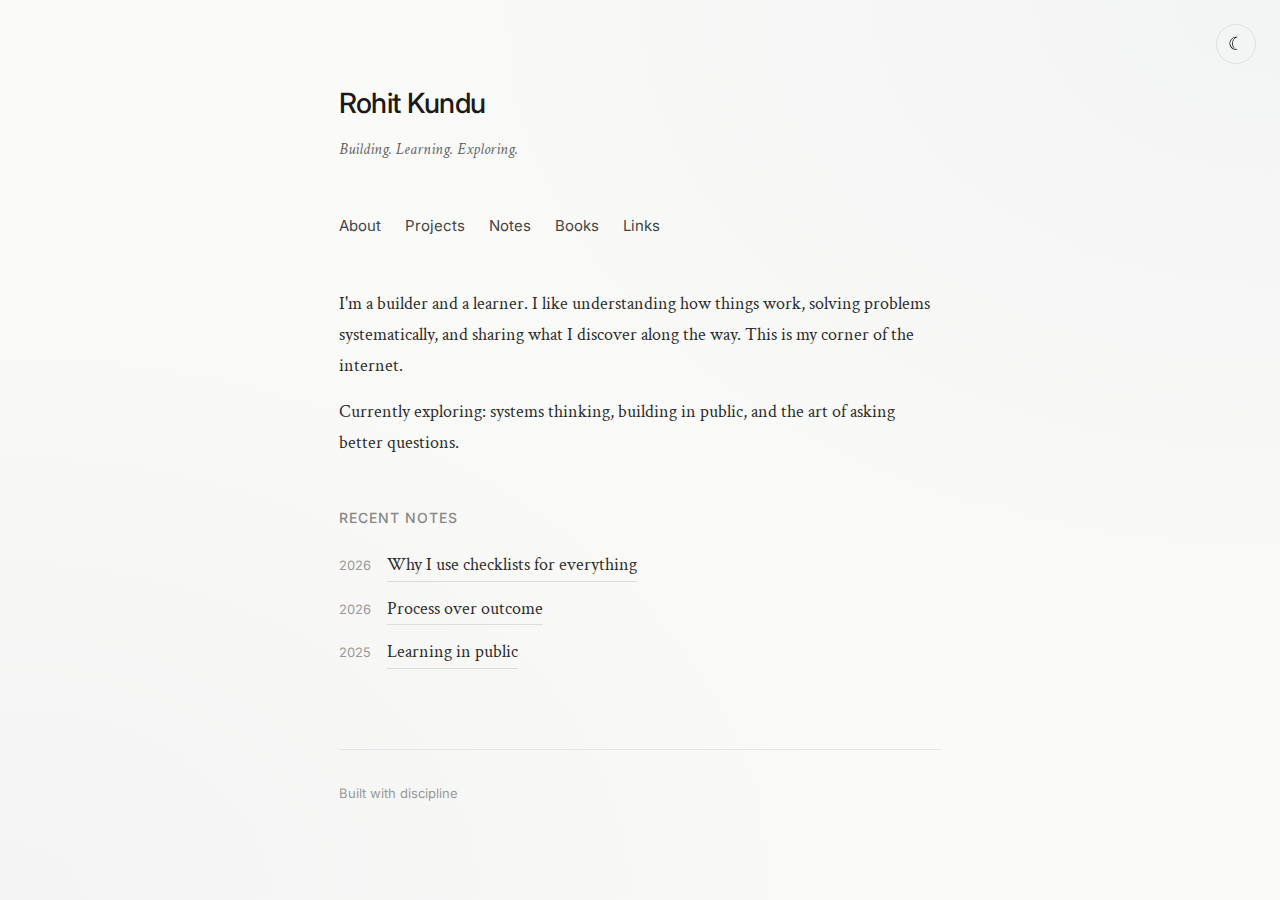
<file: index.html>
<!DOCTYPE html>
<html lang="en" data-theme="light">
<head>
    <meta charset="UTF-8">
    <meta name="viewport" content="width=device-width, initial-scale=1.0">
    <title>Rohit Kundu</title>
    <link rel="stylesheet" href="style.css">
    <link rel="preconnect" href="https://fonts.googleapis.com">
    <link rel="preconnect" href="https://fonts.gstatic.com" crossorigin>
    <link href="https://fonts.googleapis.com/css2?family=Crimson+Text:ital,wght@0,400;0,600;1,400&family=Inter:wght@400;500&display=swap" rel="stylesheet">
</head>
<body>
    <script>
        (function() {
            const theme = localStorage.getItem('theme') ||
                (window.matchMedia('(prefers-color-scheme: dark)').matches ? 'dark' : 'light');
            document.documentElement.setAttribute('data-theme', theme);
        })();
    </script>

    <button class="theme-toggle" onclick="toggleTheme()" aria-label="Toggle dark mode">
        <span class="icon-sun">&#9728;</span>
        <span class="icon-moon">&#9790;</span>
    </button>

    <div class="container">
        <header>
            <h1>Rohit Kundu</h1>
            <p class="tagline">Building. Learning. Exploring.</p>
        </header>

        <nav>
            <ul>
                <li><a href="about.html">About</a></li>
                <li><a href="projects.html">Projects</a></li>
                <li><a href="blog.html">Notes</a></li>
                <li><a href="books.html">Books</a></li>
                <li><a href="links.html">Links</a></li>
            </ul>
        </nav>

        <main>
            <section class="intro">
                <p>
                    I'm a builder and a learner. I like understanding how things work,
                    solving problems systematically, and sharing what I discover along
                    the way. This is my corner of the internet.
                </p>
                <p>
                    Currently exploring: systems thinking, building in public,
                    and the art of asking better questions.
                </p>
            </section>

            <section class="recent">
                <h2>Recent Notes</h2>
                <ul class="notes-list">
                    <li>
                        <span class="date">2026</span>
                        <a href="#">Why I use checklists for everything</a>
                    </li>
                    <li>
                        <span class="date">2026</span>
                        <a href="#">Process over outcome</a>
                    </li>
                    <li>
                        <span class="date">2025</span>
                        <a href="#">Learning in public</a>
                    </li>
                </ul>
            </section>
        </main>

        <footer>
            <p>Built with discipline</p>
        </footer>
    </div>

    <script>
        function toggleTheme() {
            const html = document.documentElement;
            const currentTheme = html.getAttribute('data-theme');
            const newTheme = currentTheme === 'dark' ? 'light' : 'dark';
            html.setAttribute('data-theme', newTheme);
            localStorage.setItem('theme', newTheme);
        }
    </script>
</body>
</html>
</file>
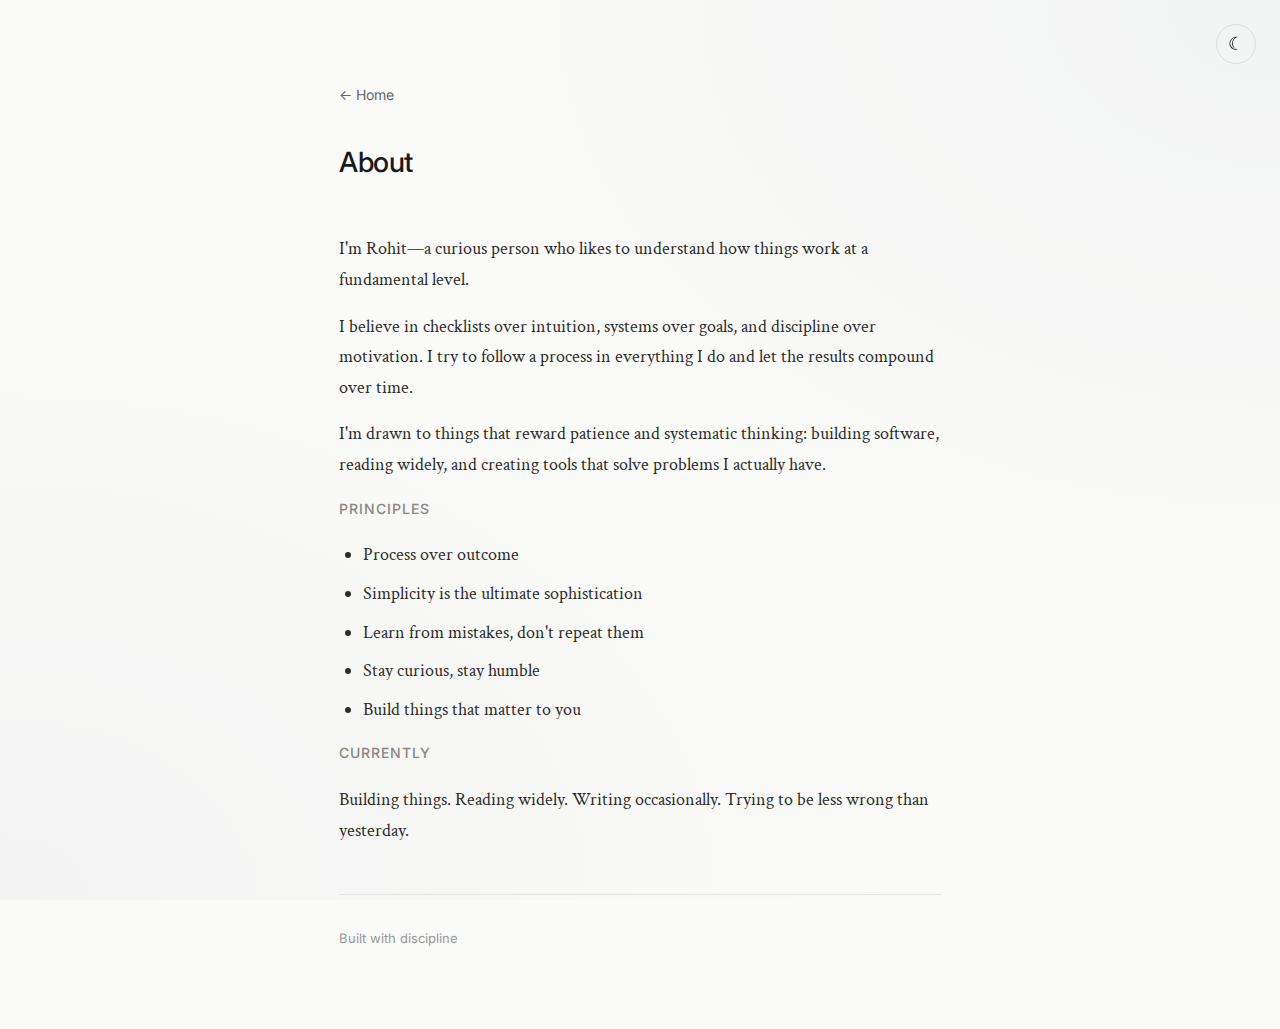
<file: about.html>
<!DOCTYPE html>
<html lang="en" data-theme="light">
<head>
    <meta charset="UTF-8">
    <meta name="viewport" content="width=device-width, initial-scale=1.0">
    <title>About - Rohit Kundu</title>
    <link rel="stylesheet" href="style.css">
    <link rel="preconnect" href="https://fonts.googleapis.com">
    <link rel="preconnect" href="https://fonts.gstatic.com" crossorigin>
    <link href="https://fonts.googleapis.com/css2?family=Crimson+Text:ital,wght@0,400;0,600;1,400&family=Inter:wght@400;500&display=swap" rel="stylesheet">
</head>
<body>
    <script>
        (function() {
            const theme = localStorage.getItem('theme') ||
                (window.matchMedia('(prefers-color-scheme: dark)').matches ? 'dark' : 'light');
            document.documentElement.setAttribute('data-theme', theme);
        })();
    </script>

    <button class="theme-toggle" onclick="toggleTheme()" aria-label="Toggle dark mode">
        <span class="icon-sun">&#9728;</span>
        <span class="icon-moon">&#9790;</span>
    </button>

    <div class="container">
        <a href="index.html" class="back-link">Home</a>

        <header>
            <h1>About</h1>
        </header>

        <main class="page-content">
            <p>
                I'm Rohit&mdash;a curious person who likes to understand how things
                work at a fundamental level.
            </p>

            <p>
                I believe in checklists over intuition, systems over goals, and
                discipline over motivation. I try to follow a process in everything
                I do and let the results compound over time.
            </p>

            <p>
                I'm drawn to things that reward patience and systematic thinking:
                building software, reading widely, and creating tools that solve
                problems I actually have.
            </p>

            <h2>Principles</h2>
            <ul>
                <li>Process over outcome</li>
                <li>Simplicity is the ultimate sophistication</li>
                <li>Learn from mistakes, don't repeat them</li>
                <li>Stay curious, stay humble</li>
                <li>Build things that matter to you</li>
            </ul>

            <h2>Currently</h2>
            <p>
                Building things. Reading widely. Writing occasionally.
                Trying to be less wrong than yesterday.
            </p>
        </main>

        <footer>
            <p>Built with discipline</p>
        </footer>
    </div>

    <script>
        function toggleTheme() {
            const html = document.documentElement;
            const currentTheme = html.getAttribute('data-theme');
            const newTheme = currentTheme === 'dark' ? 'light' : 'dark';
            html.setAttribute('data-theme', newTheme);
            localStorage.setItem('theme', newTheme);
        }
    </script>
</body>
</html>
</file>
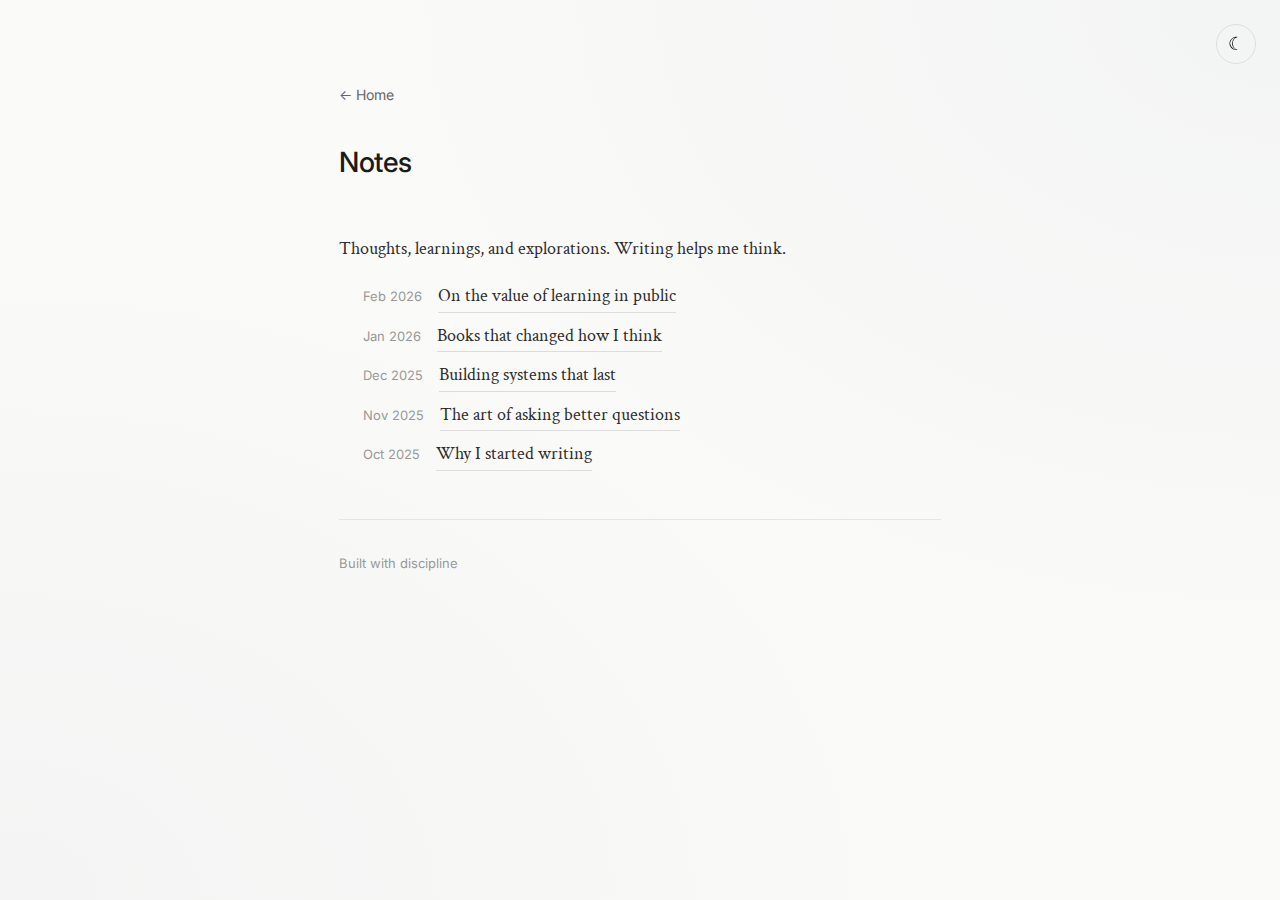
<file: blog.html>
<!DOCTYPE html>
<html lang="en" data-theme="light">
<head>
    <meta charset="UTF-8">
    <meta name="viewport" content="width=device-width, initial-scale=1.0">
    <title>Notes - Rohit Kundu</title>
    <link rel="stylesheet" href="style.css">
    <link rel="preconnect" href="https://fonts.googleapis.com">
    <link rel="preconnect" href="https://fonts.gstatic.com" crossorigin>
    <link href="https://fonts.googleapis.com/css2?family=Crimson+Text:ital,wght@0,400;0,600;1,400&family=Inter:wght@400;500&display=swap" rel="stylesheet">
</head>
<body>
    <script>
        (function() {
            const theme = localStorage.getItem('theme') ||
                (window.matchMedia('(prefers-color-scheme: dark)').matches ? 'dark' : 'light');
            document.documentElement.setAttribute('data-theme', theme);
        })();
    </script>

    <button class="theme-toggle" onclick="toggleTheme()" aria-label="Toggle dark mode">
        <span class="icon-sun">&#9728;</span>
        <span class="icon-moon">&#9790;</span>
    </button>

    <div class="container">
        <a href="index.html" class="back-link">Home</a>

        <header>
            <h1>Notes</h1>
        </header>

        <main class="page-content">
            <p>
                Thoughts, learnings, and explorations. Writing helps me think.
            </p>

            <ul class="notes-list">
                <li>
                    <span class="date">Feb 2026</span>
                    <a href="#">On the value of learning in public</a>
                </li>
                <li>
                    <span class="date">Jan 2026</span>
                    <a href="#">Books that changed how I think</a>
                </li>
                <li>
                    <span class="date">Dec 2025</span>
                    <a href="#">Building systems that last</a>
                </li>
                <li>
                    <span class="date">Nov 2025</span>
                    <a href="#">The art of asking better questions</a>
                </li>
                <li>
                    <span class="date">Oct 2025</span>
                    <a href="#">Why I started writing</a>
                </li>
            </ul>
        </main>

        <footer>
            <p>Built with discipline</p>
        </footer>
    </div>

    <script>
        function toggleTheme() {
            const html = document.documentElement;
            const currentTheme = html.getAttribute('data-theme');
            const newTheme = currentTheme === 'dark' ? 'light' : 'dark';
            html.setAttribute('data-theme', newTheme);
            localStorage.setItem('theme', newTheme);
        }
    </script>
</body>
</html>
</file>
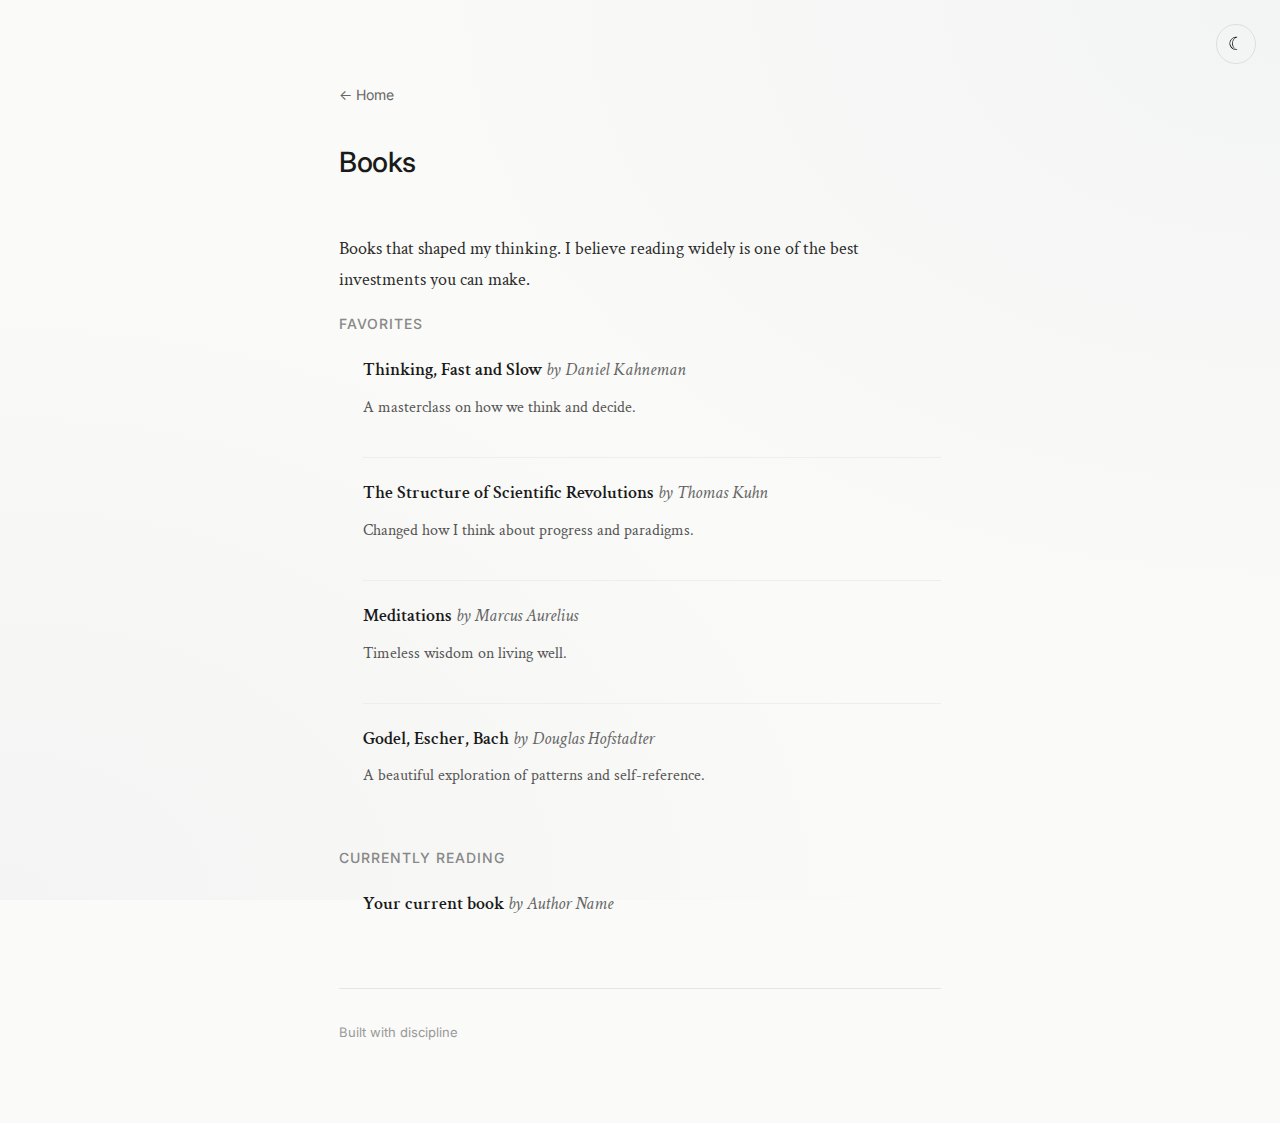
<file: books.html>
<!DOCTYPE html>
<html lang="en" data-theme="light">
<head>
    <meta charset="UTF-8">
    <meta name="viewport" content="width=device-width, initial-scale=1.0">
    <title>Books - Rohit Kundu</title>
    <link rel="stylesheet" href="style.css">
    <link rel="preconnect" href="https://fonts.googleapis.com">
    <link rel="preconnect" href="https://fonts.gstatic.com" crossorigin>
    <link href="https://fonts.googleapis.com/css2?family=Crimson+Text:ital,wght@0,400;0,600;1,400&family=Inter:wght@400;500&display=swap" rel="stylesheet">
</head>
<body>
    <script>
        (function() {
            const theme = localStorage.getItem('theme') ||
                (window.matchMedia('(prefers-color-scheme: dark)').matches ? 'dark' : 'light');
            document.documentElement.setAttribute('data-theme', theme);
        })();
    </script>

    <button class="theme-toggle" onclick="toggleTheme()" aria-label="Toggle dark mode">
        <span class="icon-sun">&#9728;</span>
        <span class="icon-moon">&#9790;</span>
    </button>

    <div class="container">
        <a href="index.html" class="back-link">Home</a>

        <header>
            <h1>Books</h1>
        </header>

        <main class="page-content">
            <p>
                Books that shaped my thinking. I believe reading widely is one of the
                best investments you can make.
            </p>

            <h2>Favorites</h2>
            <ul class="book-list">
                <li>
                    <span class="book-title">Thinking, Fast and Slow</span>
                    <span class="book-author">by Daniel Kahneman</span>
                    <p class="book-note">A masterclass on how we think and decide.</p>
                </li>
                <li>
                    <span class="book-title">The Structure of Scientific Revolutions</span>
                    <span class="book-author">by Thomas Kuhn</span>
                    <p class="book-note">Changed how I think about progress and paradigms.</p>
                </li>
                <li>
                    <span class="book-title">Meditations</span>
                    <span class="book-author">by Marcus Aurelius</span>
                    <p class="book-note">Timeless wisdom on living well.</p>
                </li>
                <li>
                    <span class="book-title">Godel, Escher, Bach</span>
                    <span class="book-author">by Douglas Hofstadter</span>
                    <p class="book-note">A beautiful exploration of patterns and self-reference.</p>
                </li>
            </ul>

            <h2>Currently Reading</h2>
            <ul class="book-list">
                <li>
                    <span class="book-title">Your current book</span>
                    <span class="book-author">by Author Name</span>
                </li>
            </ul>
        </main>

        <footer>
            <p>Built with discipline</p>
        </footer>
    </div>

    <script>
        function toggleTheme() {
            const html = document.documentElement;
            const currentTheme = html.getAttribute('data-theme');
            const newTheme = currentTheme === 'dark' ? 'light' : 'dark';
            html.setAttribute('data-theme', newTheme);
            localStorage.setItem('theme', newTheme);
        }
    </script>
</body>
</html>
</file>
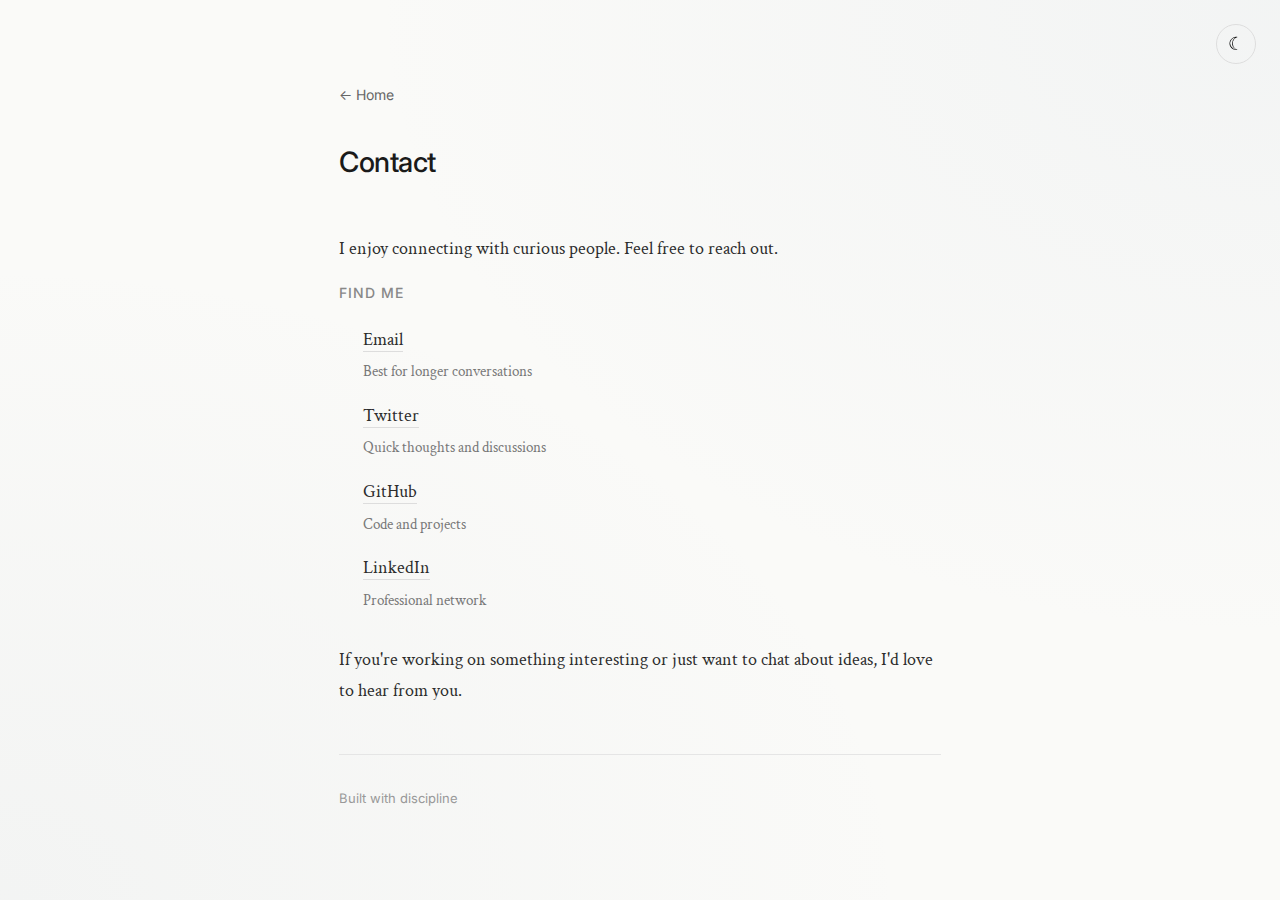
<file: contact.html>
<!DOCTYPE html>
<html lang="en" data-theme="light">
<head>
    <meta charset="UTF-8">
    <meta name="viewport" content="width=device-width, initial-scale=1.0">
    <title>Contact - Rohit Kundu</title>
    <link rel="stylesheet" href="style.css">
    <link rel="preconnect" href="https://fonts.googleapis.com">
    <link rel="preconnect" href="https://fonts.gstatic.com" crossorigin>
    <link href="https://fonts.googleapis.com/css2?family=Crimson+Text:ital,wght@0,400;0,600;1,400&family=Inter:wght@400;500&display=swap" rel="stylesheet">
</head>
<body>
    <script>
        (function() {
            const theme = localStorage.getItem('theme') ||
                (window.matchMedia('(prefers-color-scheme: dark)').matches ? 'dark' : 'light');
            document.documentElement.setAttribute('data-theme', theme);
        })();
    </script>

    <button class="theme-toggle" onclick="toggleTheme()" aria-label="Toggle dark mode">
        <span class="icon-sun">&#9728;</span>
        <span class="icon-moon">&#9790;</span>
    </button>

    <div class="container">
        <a href="index.html" class="back-link">Home</a>

        <header>
            <h1>Contact</h1>
        </header>

        <main class="page-content">
            <p>
                I enjoy connecting with curious people. Feel free to reach out.
            </p>

            <h2>Find Me</h2>
            <ul class="links-list">
                <li>
                    <a href="mailto:your@email.com">Email</a>
                    <span class="link-desc">Best for longer conversations</span>
                </li>
                <li>
                    <a href="https://twitter.com/yourusername">Twitter</a>
                    <span class="link-desc">Quick thoughts and discussions</span>
                </li>
                <li>
                    <a href="https://github.com/yourusername">GitHub</a>
                    <span class="link-desc">Code and projects</span>
                </li>
                <li>
                    <a href="https://linkedin.com/in/yourusername">LinkedIn</a>
                    <span class="link-desc">Professional network</span>
                </li>
            </ul>

            <p style="margin-top: 32px;">
                If you're working on something interesting or just want to chat about
                ideas, I'd love to hear from you.
            </p>
        </main>

        <footer>
            <p>Built with discipline</p>
        </footer>
    </div>

    <script>
        function toggleTheme() {
            const html = document.documentElement;
            const currentTheme = html.getAttribute('data-theme');
            const newTheme = currentTheme === 'dark' ? 'light' : 'dark';
            html.setAttribute('data-theme', newTheme);
            localStorage.setItem('theme', newTheme);
        }
    </script>
</body>
</html>
</file>
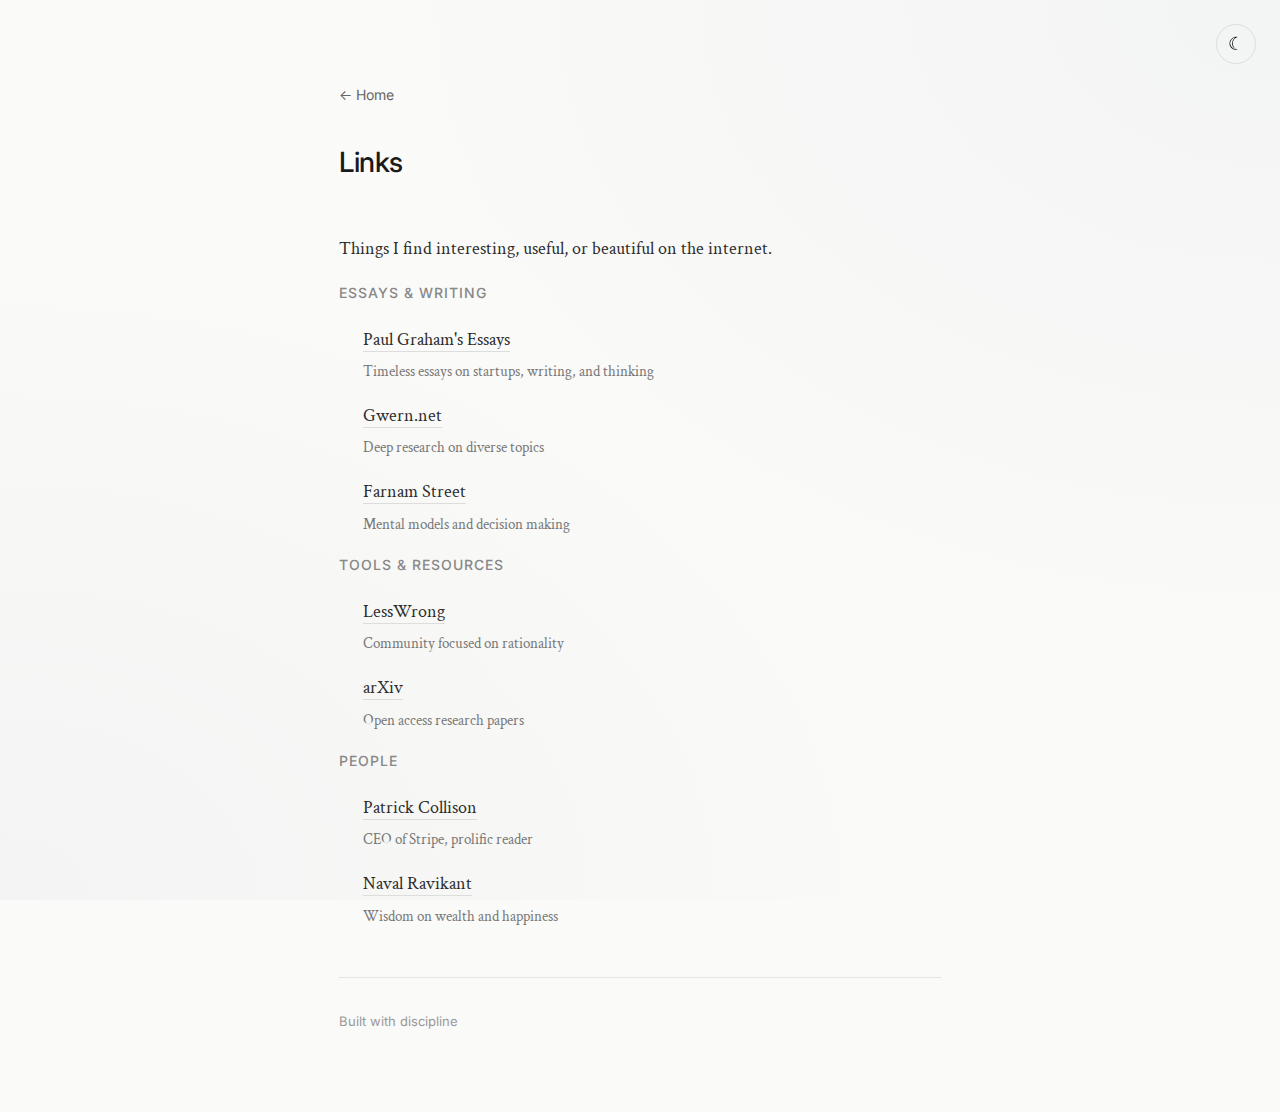
<file: links.html>
<!DOCTYPE html>
<html lang="en" data-theme="light">
<head>
    <meta charset="UTF-8">
    <meta name="viewport" content="width=device-width, initial-scale=1.0">
    <title>Links - Rohit Kundu</title>
    <link rel="stylesheet" href="style.css">
    <link rel="preconnect" href="https://fonts.googleapis.com">
    <link rel="preconnect" href="https://fonts.gstatic.com" crossorigin>
    <link href="https://fonts.googleapis.com/css2?family=Crimson+Text:ital,wght@0,400;0,600;1,400&family=Inter:wght@400;500&display=swap" rel="stylesheet">
</head>
<body>
    <script>
        (function() {
            const theme = localStorage.getItem('theme') ||
                (window.matchMedia('(prefers-color-scheme: dark)').matches ? 'dark' : 'light');
            document.documentElement.setAttribute('data-theme', theme);
        })();
    </script>

    <button class="theme-toggle" onclick="toggleTheme()" aria-label="Toggle dark mode">
        <span class="icon-sun">&#9728;</span>
        <span class="icon-moon">&#9790;</span>
    </button>

    <div class="container">
        <a href="index.html" class="back-link">Home</a>

        <header>
            <h1>Links</h1>
        </header>

        <main class="page-content">
            <p>
                Things I find interesting, useful, or beautiful on the internet.
            </p>

            <h2>Essays & Writing</h2>
            <ul class="links-list">
                <li>
                    <a href="http://paulgraham.com/articles.html">Paul Graham's Essays</a>
                    <span class="link-desc">Timeless essays on startups, writing, and thinking</span>
                </li>
                <li>
                    <a href="https://www.gwern.net/">Gwern.net</a>
                    <span class="link-desc">Deep research on diverse topics</span>
                </li>
                <li>
                    <a href="https://fs.blog/">Farnam Street</a>
                    <span class="link-desc">Mental models and decision making</span>
                </li>
            </ul>

            <h2>Tools & Resources</h2>
            <ul class="links-list">
                <li>
                    <a href="https://www.lesswrong.com/">LessWrong</a>
                    <span class="link-desc">Community focused on rationality</span>
                </li>
                <li>
                    <a href="https://arxiv.org/">arXiv</a>
                    <span class="link-desc">Open access research papers</span>
                </li>
            </ul>

            <h2>People</h2>
            <ul class="links-list">
                <li>
                    <a href="https://patrickcollison.com/">Patrick Collison</a>
                    <span class="link-desc">CEO of Stripe, prolific reader</span>
                </li>
                <li>
                    <a href="https://nav.al/">Naval Ravikant</a>
                    <span class="link-desc">Wisdom on wealth and happiness</span>
                </li>
            </ul>
        </main>

        <footer>
            <p>Built with discipline</p>
        </footer>
    </div>

    <script>
        function toggleTheme() {
            const html = document.documentElement;
            const currentTheme = html.getAttribute('data-theme');
            const newTheme = currentTheme === 'dark' ? 'light' : 'dark';
            html.setAttribute('data-theme', newTheme);
            localStorage.setItem('theme', newTheme);
        }
    </script>
</body>
</html>
</file>
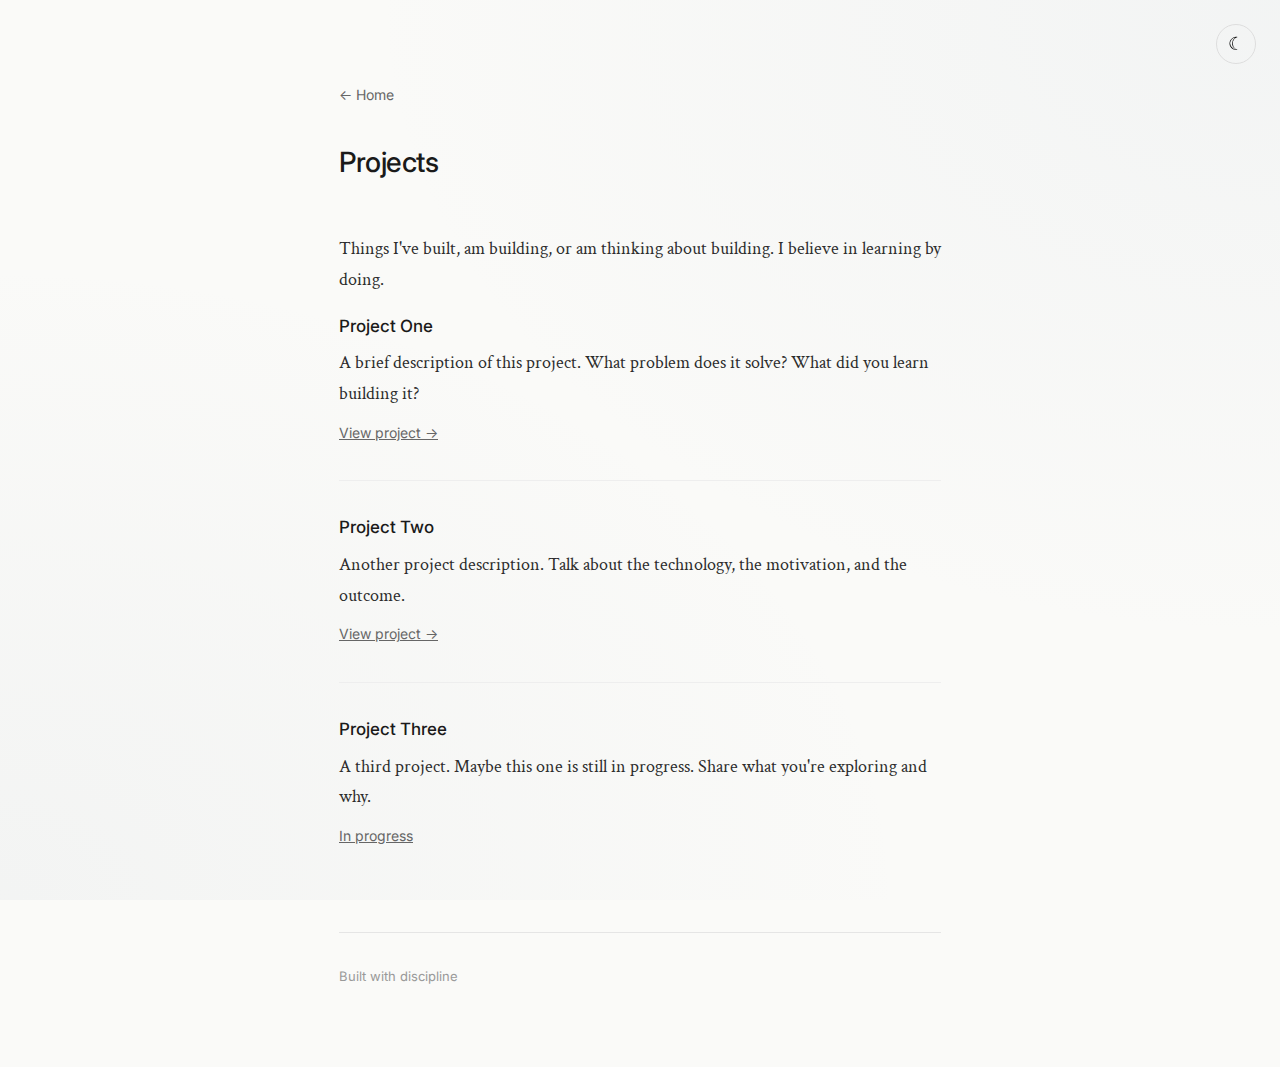
<file: projects.html>
<!DOCTYPE html>
<html lang="en" data-theme="light">
<head>
    <meta charset="UTF-8">
    <meta name="viewport" content="width=device-width, initial-scale=1.0">
    <title>Projects - Rohit Kundu</title>
    <link rel="stylesheet" href="style.css">
    <link rel="preconnect" href="https://fonts.googleapis.com">
    <link rel="preconnect" href="https://fonts.gstatic.com" crossorigin>
    <link href="https://fonts.googleapis.com/css2?family=Crimson+Text:ital,wght@0,400;0,600;1,400&family=Inter:wght@400;500&display=swap" rel="stylesheet">
</head>
<body>
    <script>
        (function() {
            const theme = localStorage.getItem('theme') ||
                (window.matchMedia('(prefers-color-scheme: dark)').matches ? 'dark' : 'light');
            document.documentElement.setAttribute('data-theme', theme);
        })();
    </script>

    <button class="theme-toggle" onclick="toggleTheme()" aria-label="Toggle dark mode">
        <span class="icon-sun">&#9728;</span>
        <span class="icon-moon">&#9790;</span>
    </button>

    <div class="container">
        <a href="index.html" class="back-link">Home</a>

        <header>
            <h1>Projects</h1>
        </header>

        <main class="page-content">
            <p>
                Things I've built, am building, or am thinking about building.
                I believe in learning by doing.
            </p>

            <div class="project-item">
                <h3>Project One</h3>
                <p>
                    A brief description of this project. What problem does it solve?
                    What did you learn building it?
                </p>
                <a href="#">View project →</a>
            </div>

            <div class="project-item">
                <h3>Project Two</h3>
                <p>
                    Another project description. Talk about the technology,
                    the motivation, and the outcome.
                </p>
                <a href="#">View project →</a>
            </div>

            <div class="project-item">
                <h3>Project Three</h3>
                <p>
                    A third project. Maybe this one is still in progress.
                    Share what you're exploring and why.
                </p>
                <a href="#">In progress</a>
            </div>
        </main>

        <footer>
            <p>Built with discipline</p>
        </footer>
    </div>

    <script>
        function toggleTheme() {
            const html = document.documentElement;
            const currentTheme = html.getAttribute('data-theme');
            const newTheme = currentTheme === 'dark' ? 'light' : 'dark';
            html.setAttribute('data-theme', newTheme);
            localStorage.setItem('theme', newTheme);
        }
    </script>
</body>
</html>
</file>
<file: style.css>
/* Base styles */
* {
    margin: 0;
    padding: 0;
    box-sizing: border-box;
}

body {
    font-family: 'Crimson Text', Georgia, serif;
    font-size: 18px;
    line-height: 1.7;
    color: #2c2c2c;
    background-color: #fafaf8;
    background-image:
        radial-gradient(ellipse at top right, rgba(200, 210, 220, 0.15) 0%, transparent 50%),
        radial-gradient(ellipse at bottom left, rgba(180, 190, 200, 0.1) 0%, transparent 50%);
    background-attachment: fixed;
    min-height: 100vh;
}

.container {
    max-width: 650px;
    margin: 0 auto;
    padding: 80px 24px;
}

/* Header */
header {
    margin-bottom: 48px;
}

h1 {
    font-family: 'Inter', -apple-system, sans-serif;
    font-size: 28px;
    font-weight: 500;
    letter-spacing: -0.5px;
    color: #1a1a1a;
    margin-bottom: 8px;
}

.tagline {
    font-style: italic;
    color: #666;
    font-size: 16px;
}

/* Navigation */
nav {
    margin-bottom: 48px;
}

nav ul {
    list-style: none;
    display: flex;
    flex-wrap: wrap;
    gap: 8px 24px;
}

nav a {
    font-family: 'Inter', sans-serif;
    font-size: 15px;
    color: #444;
    text-decoration: none;
    padding: 4px 0;
    border-bottom: 1px solid transparent;
    transition: border-color 0.2s ease;
}

nav a:hover {
    border-bottom-color: #888;
}

/* Main content */
main {
    margin-bottom: 80px;
}

.intro {
    margin-bottom: 48px;
}

.intro p {
    margin-bottom: 16px;
}

.intro p:last-child {
    margin-bottom: 0;
}

h2 {
    font-family: 'Inter', sans-serif;
    font-size: 14px;
    font-weight: 500;
    text-transform: uppercase;
    letter-spacing: 1px;
    color: #888;
    margin-bottom: 20px;
}

/* Notes list */
.notes-list {
    list-style: none;
}

.notes-list li {
    margin-bottom: 12px;
    display: flex;
    align-items: baseline;
    gap: 16px;
}

.notes-list .date {
    font-family: 'Inter', sans-serif;
    font-size: 13px;
    color: #999;
    flex-shrink: 0;
}

.notes-list a {
    color: #2c2c2c;
    text-decoration: none;
    border-bottom: 1px solid #ddd;
    transition: border-color 0.2s ease;
}

.notes-list a:hover {
    border-bottom-color: #666;
}

/* Footer */
footer {
    padding-top: 32px;
    border-top: 1px solid #e5e5e5;
}

footer p {
    font-family: 'Inter', sans-serif;
    font-size: 13px;
    color: #999;
}

/* Page-specific styles */
.page-content {
    margin-bottom: 48px;
}

.page-content p {
    margin-bottom: 16px;
}

.page-content ul {
    margin-left: 24px;
    margin-bottom: 16px;
}

.page-content li {
    margin-bottom: 8px;
}

.back-link {
    font-family: 'Inter', sans-serif;
    font-size: 14px;
    color: #666;
    text-decoration: none;
    display: inline-block;
    margin-bottom: 32px;
}

.back-link:hover {
    color: #333;
}

.back-link::before {
    content: "← ";
}

/* Book list */
.book-list {
    list-style: none;
}

.book-list li {
    margin-bottom: 20px;
    padding-bottom: 20px;
    border-bottom: 1px solid #eee;
}

.book-list li:last-child {
    border-bottom: none;
}

.book-title {
    font-weight: 600;
    color: #1a1a1a;
}

.book-author {
    color: #666;
    font-style: italic;
}

.book-note {
    font-size: 16px;
    color: #555;
    margin-top: 8px;
}

/* Links list */
.links-list {
    list-style: none;
}

.links-list li {
    margin-bottom: 16px;
}

.links-list a {
    color: #2c2c2c;
    text-decoration: none;
    border-bottom: 1px solid #ddd;
}

.links-list a:hover {
    border-bottom-color: #666;
}

.links-list .link-desc {
    display: block;
    font-size: 15px;
    color: #777;
    margin-top: 4px;
}

/* Projects */
.project-item {
    margin-bottom: 32px;
    padding-bottom: 32px;
    border-bottom: 1px solid #eee;
}

.project-item:last-child {
    border-bottom: none;
}

.project-item h3 {
    font-family: 'Inter', sans-serif;
    font-size: 17px;
    font-weight: 500;
    color: #1a1a1a;
    margin-bottom: 8px;
}

.project-item p {
    margin-bottom: 8px;
}

.project-item a {
    font-family: 'Inter', sans-serif;
    font-size: 14px;
    color: #666;
}

/* Theme Toggle */
.theme-toggle {
    position: fixed;
    top: 24px;
    right: 24px;
    background: none;
    border: 1px solid #ddd;
    border-radius: 50%;
    width: 40px;
    height: 40px;
    cursor: pointer;
    display: flex;
    align-items: center;
    justify-content: center;
    font-size: 18px;
    transition: all 0.3s ease;
    z-index: 1000;
}

.theme-toggle:hover {
    border-color: #888;
    transform: scale(1.05);
}

.theme-toggle .icon-sun,
.theme-toggle .icon-moon {
    position: absolute;
    transition: opacity 0.3s ease, transform 0.3s ease;
}

.theme-toggle .icon-moon {
    opacity: 1;
    transform: rotate(0deg);
}

.theme-toggle .icon-sun {
    opacity: 0;
    transform: rotate(-90deg);
}

/* Dark Mode Styles */
[data-theme="dark"] {
    --bg-color: #1a1a1a;
    --bg-gradient-1: rgba(60, 70, 90, 0.2);
    --bg-gradient-2: rgba(50, 60, 80, 0.15);
    --text-color: #e0e0e0;
    --text-muted: #999;
    --text-subtle: #777;
    --heading-color: #f0f0f0;
    --link-color: #e0e0e0;
    --border-color: #333;
    --border-light: #2a2a2a;
}

[data-theme="dark"] body {
    color: var(--text-color);
    background-color: var(--bg-color);
    background-image:
        radial-gradient(ellipse at top right, var(--bg-gradient-1) 0%, transparent 50%),
        radial-gradient(ellipse at bottom left, var(--bg-gradient-2) 0%, transparent 50%);
}

[data-theme="dark"] h1 {
    color: var(--heading-color);
}

[data-theme="dark"] .tagline {
    color: var(--text-muted);
}

[data-theme="dark"] nav a {
    color: var(--text-muted);
}

[data-theme="dark"] nav a:hover {
    border-bottom-color: #666;
}

[data-theme="dark"] h2 {
    color: var(--text-subtle);
}

[data-theme="dark"] .notes-list .date {
    color: var(--text-subtle);
}

[data-theme="dark"] .notes-list a {
    color: var(--text-color);
    border-bottom-color: #444;
}

[data-theme="dark"] .notes-list a:hover {
    border-bottom-color: #888;
}

[data-theme="dark"] footer {
    border-top-color: var(--border-color);
}

[data-theme="dark"] footer p {
    color: var(--text-subtle);
}

[data-theme="dark"] .back-link {
    color: var(--text-muted);
}

[data-theme="dark"] .back-link:hover {
    color: var(--text-color);
}

[data-theme="dark"] .book-list li {
    border-bottom-color: var(--border-color);
}

[data-theme="dark"] .book-title {
    color: var(--heading-color);
}

[data-theme="dark"] .book-author {
    color: var(--text-muted);
}

[data-theme="dark"] .book-note {
    color: var(--text-muted);
}

[data-theme="dark"] .links-list a {
    color: var(--text-color);
    border-bottom-color: #444;
}

[data-theme="dark"] .links-list a:hover {
    border-bottom-color: #888;
}

[data-theme="dark"] .links-list .link-desc {
    color: var(--text-subtle);
}

[data-theme="dark"] .project-item {
    border-bottom-color: var(--border-color);
}

[data-theme="dark"] .project-item h3 {
    color: var(--heading-color);
}

[data-theme="dark"] .project-item a {
    color: var(--text-muted);
}

[data-theme="dark"] .theme-toggle {
    border-color: #444;
    color: var(--text-color);
}

[data-theme="dark"] .theme-toggle:hover {
    border-color: #666;
}

[data-theme="dark"] .theme-toggle .icon-moon {
    opacity: 0;
    transform: rotate(90deg);
}

[data-theme="dark"] .theme-toggle .icon-sun {
    opacity: 1;
    transform: rotate(0deg);
}

/* Responsive */
@media (max-width: 600px) {
    .container {
        padding: 48px 20px;
    }

    h1 {
        font-size: 24px;
    }

    body {
        font-size: 17px;
    }

    nav ul {
        gap: 8px 16px;
    }

    .theme-toggle {
        top: 16px;
        right: 16px;
        width: 36px;
        height: 36px;
        font-size: 16px;
    }
}
</file>
